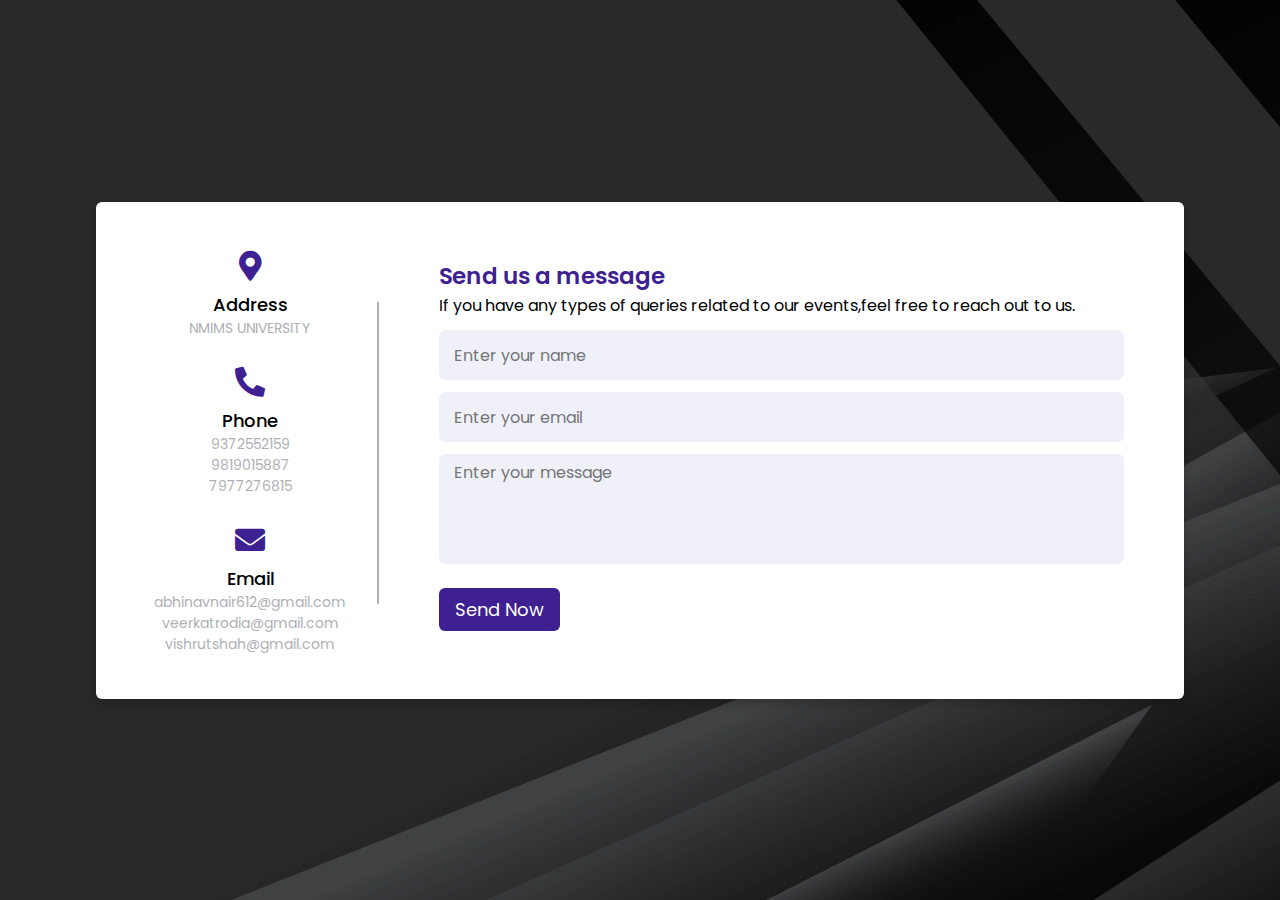
<file: index.html>
<!DOCTYPE html>

<html lang="en" dir="ltr">
  <head>
    <meta charset="UTF-8">
    <title> Responsive Contact Us Form | E V E </title>
    <link rel="stylesheet" href="style.css">
    <link rel="stylesheet" href="https://cdnjs.cloudflare.com/ajax/libs/font-awesome/5.15.2/css/all.min.css"/>
     <meta name="viewport" content="width=device-width, initial-scale=1.0">
   </head>
<body>
  <div class="container">
    <div class="content">
      <div class="left-side">
        <div class="address details">
          <i class="fas fa-map-marker-alt"></i>
          <div class="topic">Address</div>
          <div class="text-one">NMIMS UNIVERSITY</div>
          
        </div>
        <div class="phone details">
          <i class="fas fa-phone-alt"></i>
          <div class="topic">Phone</div>
          <div class="text-one">9372552159</div>
          <div class="text-two">9819015887</div>
          <div class="text-two">7977276815</div>
        </div>
        <div class="email details">
          <i class="fas fa-envelope"></i>
          <div class="topic">Email</div>
          <div class="text-one">abhinavnair612@gmail.com</div>
          <div class="text-two">veerkatrodia@gmail.com</div>
          <div class="text-two">vishrutshah@gmail.com</div>
        </div>
      </div>
      <div class="right-side">
        <div class="topic-text">Send us a message</div>
        <p>If you have any types of queries related to our events,feel free to reach out to us.</p>
      <form action="#">
        <div class="input-box">
          <input type="text" placeholder="Enter your name">
        </div>
        <div class="input-box">
          <input type="text" placeholder="Enter your email">
        </div>
        <div class="input-box message-box">
          <textarea placeholder="Enter your message"></textarea>
        </div>
        <div class="button">
          <a href="index.html"><input type="button" value="Send Now" ></a>
        </div>
      </form>
    </div>
    </div>
  </div>

</body>
</html>
</file>
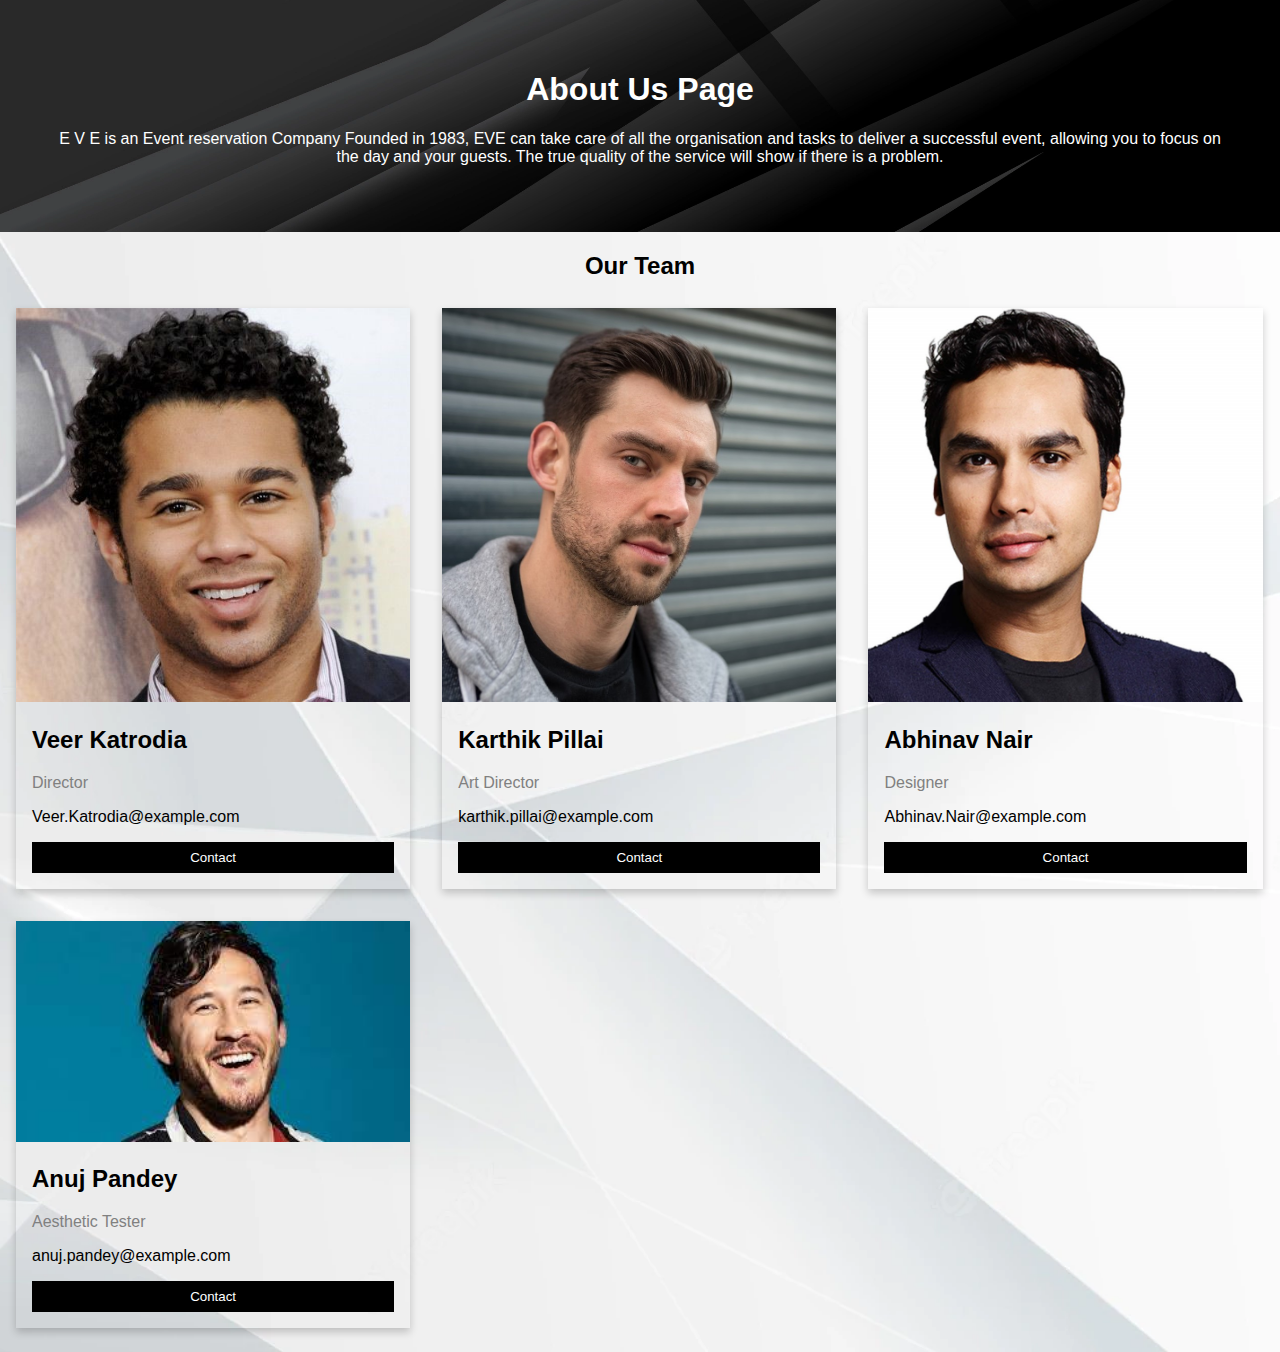
<file: About.html>
<!DOCTYPE html>
<html>
<head>
<meta name="viewport" content="width=device-width, initial-scale=1">
<style>
body {
  background-image: url("whitebg.webp");
  /* Full height */
  height: 100%; 
  /* Center and scale the image nicely */
  background-position: center;
  background-repeat: no-repeat;
  background-size: cover;
  font-family: Arial, Helvetica, sans-serif;
  margin: 0;
}

html {
  box-sizing: border-box;
}

*, *:before, *:after {
  box-sizing: inherit;
}

.column {
  float: left;
  width: 33.3%;
  margin-bottom: 16px;
  padding: 0 8px;
}

.card {
  box-shadow: 0 4px 8px 0 rgba(0, 0, 0, 0.2);
  margin: 8px;
}

.about-section {
  background-image: url("bg2.webp");
  /* Full height */
  height: 100%; 
  /* Center and scale the image nicely */
  background-position: center;
  background-repeat: no-repeat;
  background-size: cover;
  padding: 50px;
  text-align: center;
  background-color: #000000;
  color: white;
}

.container {
  padding: 0 16px;
}

.container::after, .row::after {
  content: "";
  clear: both;
  display: table;
}

.title {
  color: grey;
}

.button {
  border: none;
  outline: 0;
  display: inline-block;
  padding: 8px;
  color: white;
  background-color: #000;
  text-align: center;
  cursor: pointer;
  width: 100%;
}

.button:hover {
  background-color: #555;
}

</style>
</head>
<body>

<div class="about-section" >
  <h1>About Us Page</h1>
  <p>E V E is an Event reservation Company Founded in 1983, EVE can take care of all the organisation and tasks to deliver a successful event, allowing you to focus on the day and your guests. The true quality of the service will show if there is a problem.</p>
</div>

<h2 style="text-align:center">Our Team</h2>
<div class="row">
  <div class="column">
    <div class="card">
      <img src="4.jpg" alt="Veer" style="width:100%">
      <div class="container">
        <h2>Veer Katrodia</h2>
        <p class="title">Director</p>
        <p>Veer.Katrodia@example.com</p>
        <a href="https://www.linkedin.com/in/veer-katrodia-69b29221b" alt="Veer LinkedIn"><p><button class="button">Contact</button></p></a>
      </div>
    </div>
  </div>

  <div class="column">
    <div class="card">
      <img src="2.jpg" alt="Vishrut" style="width:100%">
      <div class="container">
        <h2>Karthik Pillai</h2>
        <p class="title">Art Director</p>
        <p>karthik.pillai@example.com</p>
        <a href="https://www.linkedin.com/in/vishrut-shah-611858200" alt="Vishrut LinkedIn"><p><button class="button">Contact</button></p></a>
      </div>
    </div>
  </div>
  
  <div class="column">
    <div class="card">
      <img src="7.jpg" alt="Abhinav" style="width:100%">
      <div class="container">
        <h2>Abhinav Nair</h2>
        <p class="title">Designer</p>
        <p>Abhinav.Nair@example.com</p>
        <a href="https://www.linkedin.com/in/abhinav-n-029819193" alt="Abhinav LinkedIn"><p><button class="button">Contact</button></p></a>
      </div>
    </div>
  </div>
</div>

<div class="column">
  <div class="card">
    <img src="anuj.jpg" alt="Anuj" style="width:100%">
    <div class="container">
      <h2>Anuj Pandey</h2>
      <p class="title">Aesthetic Tester</p>
      <p>anuj.pandey@example.com</p>
      <a href="https://www.linkedin.com/in/vishrut-shah-611858200" alt="Vishrut LinkedIn"><p><button class="button">Contact</button></p></a>
    </div>
  </div>
</div>

</body>
</html>
</file>
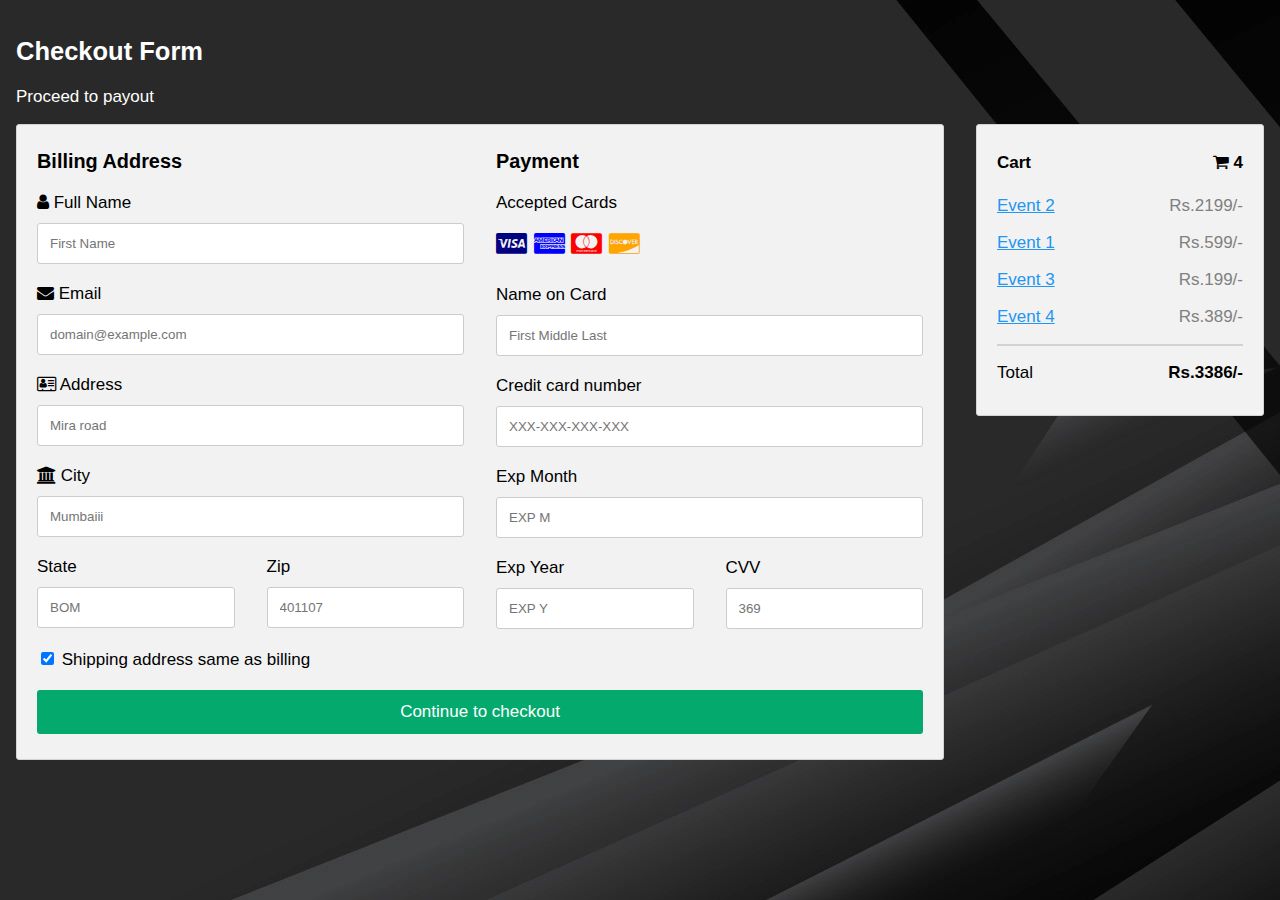
<file: Checkout.html>
<!DOCTYPE html>
<html>
<head>
<meta name="viewport" content="width=device-width, initial-scale=1">
<link rel="stylesheet" href="https://cdnjs.cloudflare.com/ajax/libs/font-awesome/4.7.0/css/font-awesome.min.css">
<style>
body {
  font-family: Arial;
  font-size: 17px;
  padding: 8px;
  background-image: url("bg2.webp");
}

* {
  box-sizing: border-box;
}

.row {
  display: flex;
  -ms-flex-wrap: wrap;
  flex-wrap: wrap;
  margin: 0 -16px;
}

.col-25 {
  -ms-flex: 25%;
  flex: 25%;
}

.col-50 {
  -ms-flex: 50%;
  flex: 50%;
}

.col-75 {
  -ms-flex: 75%;
  flex: 75%;
}

.col-25,
.col-50,
.col-75 {
  padding: 0 16px;
}

.container {
  background-color: #f2f2f2;
  padding: 5px 20px 15px 20px;
  border: 1px solid lightgrey;
  border-radius: 3px;
}

input[type=text] {
  width: 100%;
  margin-bottom: 20px;
  padding: 12px;
  border: 1px solid #ccc;
  border-radius: 3px;
}

label {
  margin-bottom: 10px;
  display: block;
}

.icon-container {
  margin-bottom: 20px;
  padding: 7px 0;
  font-size: 24px;
}

.btn {
  background-color: #04AA6D;
  color: white;
  padding: 12px;
  margin: 10px 0;
  border: none;
  width: 100%;
  border-radius: 3px;
  cursor: pointer;
  font-size: 17px;
}

.btn:hover {
  background-color: #45a049;
}

a {
  color: #2196F3;
}

hr {
  border: 1px solid lightgrey;
}

span.price {
  float: right;
  color: grey;
}


</style>
</head>
<body>

<h2 style="color:rgb(255, 255, 255)">Checkout Form</h2>
<p style="color:rgb(255, 255, 255)">Proceed to payout</p>
<div class="row">
  <div class="col-75">
    <div class="container">
      <form action="/action_page.php">
      
        <div class="row">
          <div class="col-50">
            <h3>Billing Address</h3>
            <label for="fname"><i class="fa fa-user"></i> Full Name</label>
            <input type="text" id="fname" name="firstname" placeholder="First Name">
            <label for="email"><i class="fa fa-envelope"></i> Email</label>
            <input type="text" id="email" name="email" placeholder="domain@example.com">
            <label for="adr"><i class="fa fa-address-card-o"></i> Address</label>
            <input type="text" id="adr" name="address" placeholder="Mira road">
            <label for="city"><i class="fa fa-institution"></i> City</label>
            <input type="text" id="city" name="city" placeholder="Mumbaiii">

            <div class="row">
              <div class="col-50">
                <label for="state">State</label>
                <input type="text" id="state" name="state" placeholder="BOM">
              </div>
              <div class="col-50">
                <label for="zip">Zip</label>
                <input type="text" id="zip" name="zip" placeholder="401107">
              </div>
            </div>
          </div>

          <div class="col-50">
            <h3>Payment</h3>
            <label for="fname">Accepted Cards</label>
            <div class="icon-container">
              <i class="fa fa-cc-visa" style="color:navy;"></i>
              <i class="fa fa-cc-amex" style="color:blue;"></i>
              <i class="fa fa-cc-mastercard" style="color:red;"></i>
              <i class="fa fa-cc-discover" style="color:orange;"></i>
            </div>
            <label for="cname">Name on Card</label>
            <input type="text" id="cname" name="cardname" placeholder="First Middle Last">
            <label for="ccnum">Credit card number</label>
            <input type="text" id="ccnum" name="cardnumber" placeholder="XXX-XXX-XXX-XXX">
            <label for="expmonth">Exp Month</label>
            <input type="text" id="expmonth" name="expmonth" placeholder="EXP M">
            <div class="row">
              <div class="col-50">
                <label for="expyear">Exp Year</label>
                <input type="text" id="expyear" name="expyear" placeholder="EXP Y">
              </div>
              <div class="col-50">
                <label for="cvv">CVV</label>
                <input type="text" id="cvv" name="cvv" placeholder="369">
              </div>
            </div>
          </div>
          
        </div>
        <label>
          <input type="checkbox" checked="checked" name="sameadr"> Shipping address same as billing
        </label>
        <input type="submit" value="Continue to checkout" class="btn">
      </form>
    </div>
  </div>
  <div class="col-25">
    <div class="container">
      <h4>Cart <span class="price" style="color:black"><i class="fa fa-shopping-cart"></i> <b>4</b></span></h4>
      <p><a href="#">Event 2</a> <span class="price">Rs.2199/-</span></p>
      <p><a href="#">Event 1</a> <span class="price">Rs.599/-</span></p>
      <p><a href="#">Event 3</a> <span class="price">Rs.199/-</span></p>
      <p><a href="#">Event 4</a> <span class="price">Rs.389/-</span></p>
      <hr>
      <p>Total <span class="price" style="color:black"><b>Rs.3386/-</b></span></p>
    </div>
  </div>
</div>

</body>
</html>
</file>
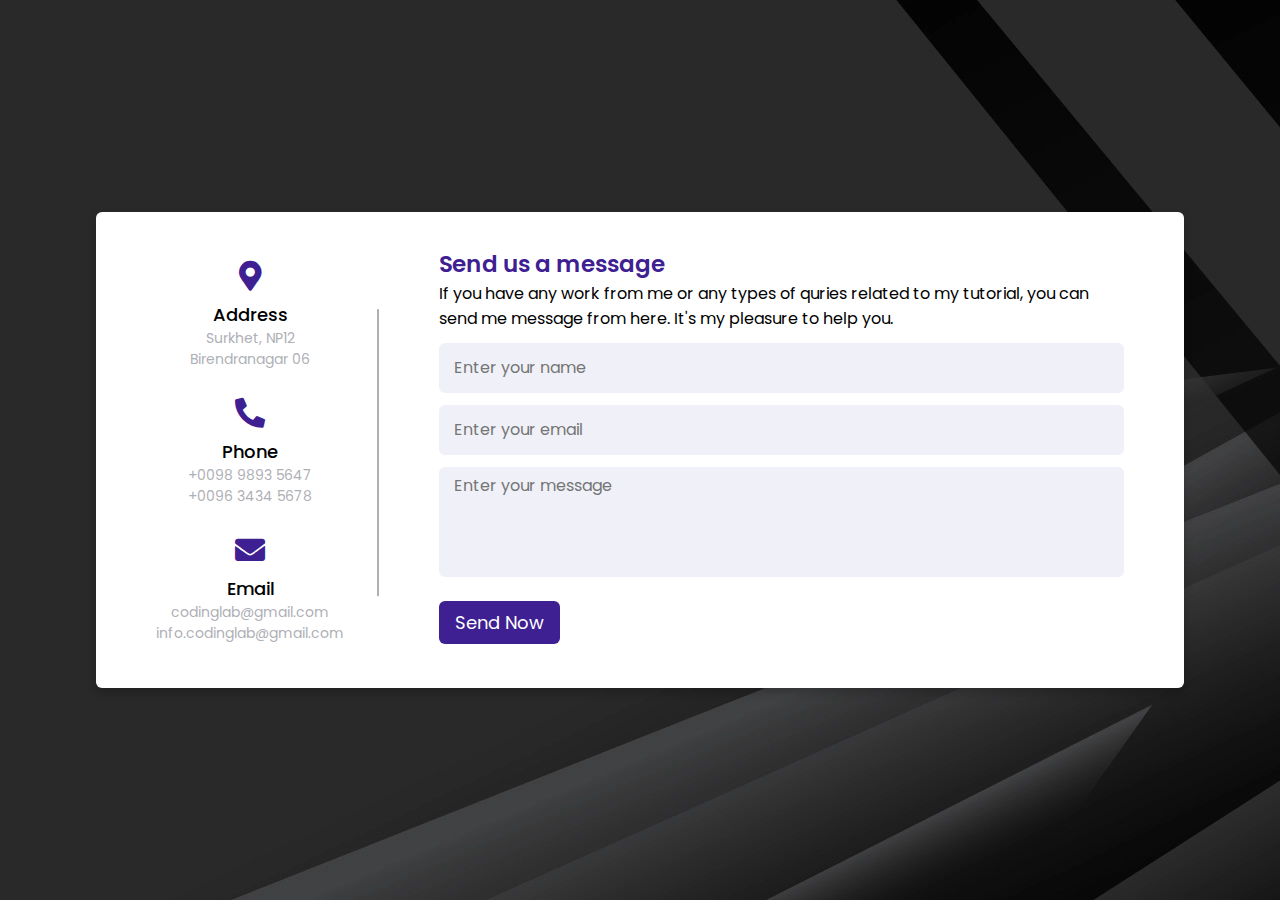
<file: contact.html>
<!DOCTYPE html>
<!-- Designined by CodingLab | www.youtube.com/codinglabyt -->
<html lang="en" dir="ltr">
  <head>
    <meta charset="UTF-8">
    <title> Responsive Contact Us Form  | CodingLab </title>
    <link rel="stylesheet" href="style.css">
    <!-- Fontawesome CDN Link -->
    <link rel="stylesheet" href="https://cdnjs.cloudflare.com/ajax/libs/font-awesome/5.15.2/css/all.min.css"/>
     <meta name="viewport" content="width=device-width, initial-scale=1.0">
   </head>
<body>
  <div class="container">
    <div class="content">
      <div class="left-side">
        <div class="address details">
          <i class="fas fa-map-marker-alt"></i>
          <div class="topic">Address</div>
          <div class="text-one">Surkhet, NP12</div>
          <div class="text-two">Birendranagar 06</div>
        </div>
        <div class="phone details">
          <i class="fas fa-phone-alt"></i>
          <div class="topic">Phone</div>
          <div class="text-one">+0098 9893 5647</div>
          <div class="text-two">+0096 3434 5678</div>
        </div>
        <div class="email details">
          <i class="fas fa-envelope"></i>
          <div class="topic">Email</div>
          <div class="text-one">codinglab@gmail.com</div>
          <div class="text-two">info.codinglab@gmail.com</div>
        </div>
      </div>
      <div class="right-side">
        <div class="topic-text">Send us a message</div>
        <p>If you have any work from me or any types of quries related to my tutorial, you can send me message from here. It's my pleasure to help you.</p>
      <form action="#">
        <div class="input-box">
          <input type="text" placeholder="Enter your name">
        </div>
        <div class="input-box">
          <input type="text" placeholder="Enter your email">
        </div>
        <div class="input-box message-box">
          <textarea placeholder="Enter your message"></textarea>
        </div>
        <div class="button">
          <input type="button" value="Send Now" >
        </div>
      </form>
    </div>
    </div>
  </div>

</body>
</html>
</file>
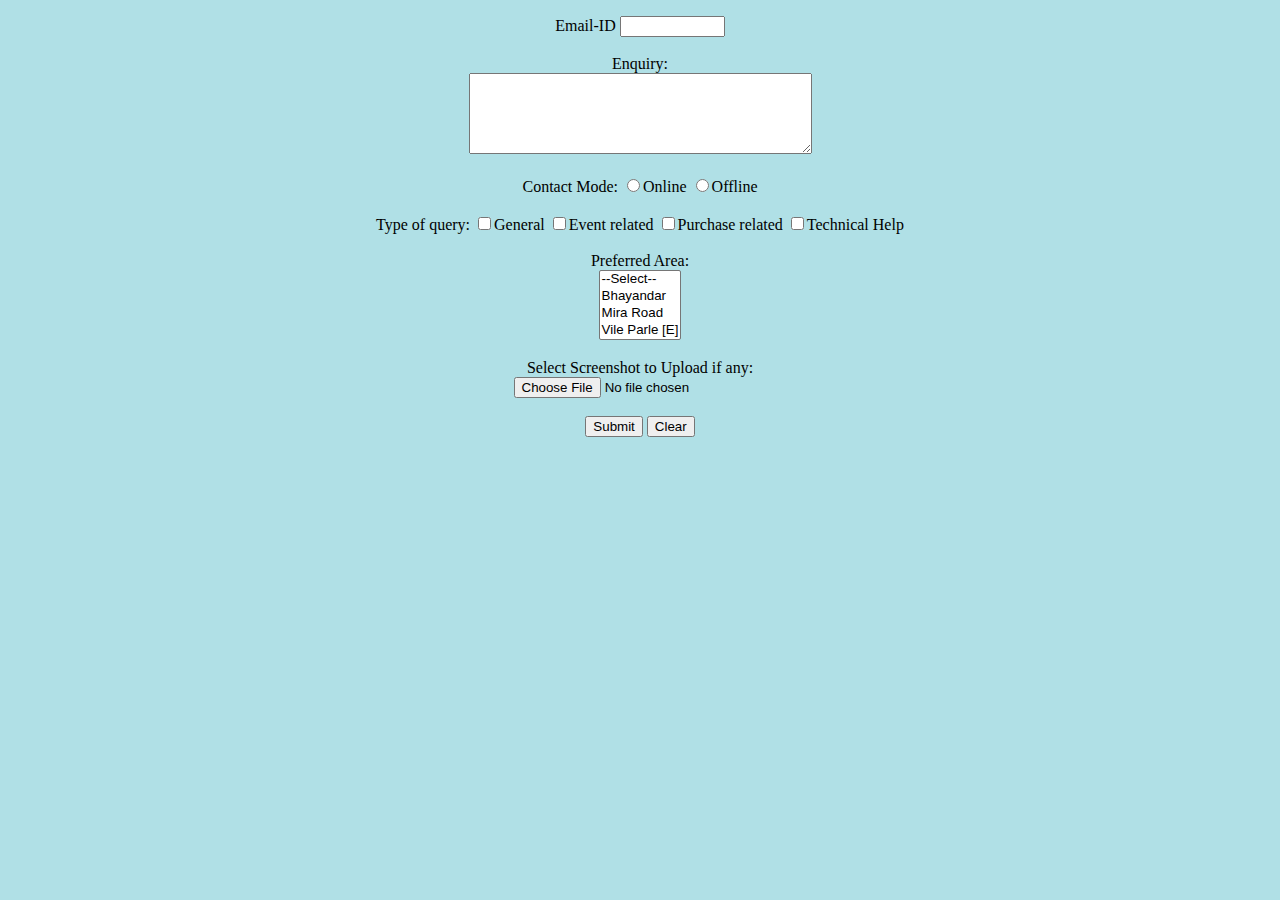
<file: ContactUs.html>
<!DOCTYPE html>
<html lang="en">
<head>
    <meta charset="UTF-8">
    <title>Form</title>
</head>
<body style="background-color:powderblue;">
    <form> 
    <p align="center">
        <tr> 
        <td align="right">Email-ID</td> 
        <td><input type="text" name="usrnm" maxlength=15 size=10/></td>
        </tr>
        </tr>
        <br>
        <br>
        <tr>
            <td align="right">Enquiry:</td>
            <br>
            <td><textarea rows=5 cols=40></textarea></td>
        </tr>
        <br>
        <br>
        <tr>
            <td align="Right">Contact Mode:
                <input type="radio" name="gen" value="On">Online
                <input type="radio" name="gen" value="Off">Offline
            </td>
        </tr>
        <br>
        <br>
        <tr>
            <td align="Right">Type of query:
                <input type="checkbox" name="General" value="s">General
                <input type="checkbox" name="Event related" value="g">Event related
                <input type="checkbox" name="Purchase related" value="s">Purchase related
                <input type="checkbox" name="Technical Help" value="s">Technical Help
            </td>
        </tr>
        <br>
        <br>
        <tr>
            <td align="right">Preferred Area:
                <br>
                <select name="Branch" size=4>
                    <option value="#">--Select--</option>
                    <option value="cs">Bhayandar</option>
                    <option value="it">Mira Road</option>
                    <option value="cyber">Vile Parle [E]</option>
                </select>
            </td>
        </tr> 
        <br>
        <br>
        <tr>  
            <td align="right"> Select Screenshot to Upload if any:
                <br>
            <input type="file" value="upload"/> 
        </tr>
        <br>
        <br>
        <tr>
            <td colspan=2 align="center">
                <a href="main.html" alt="Main Page"><input type="Submit" value="Submit"></a>
                <input type="Reset" value="Clear"/>
            </td>
        </tr>
    </p>
    </form> 
</body>
</html>
</file>
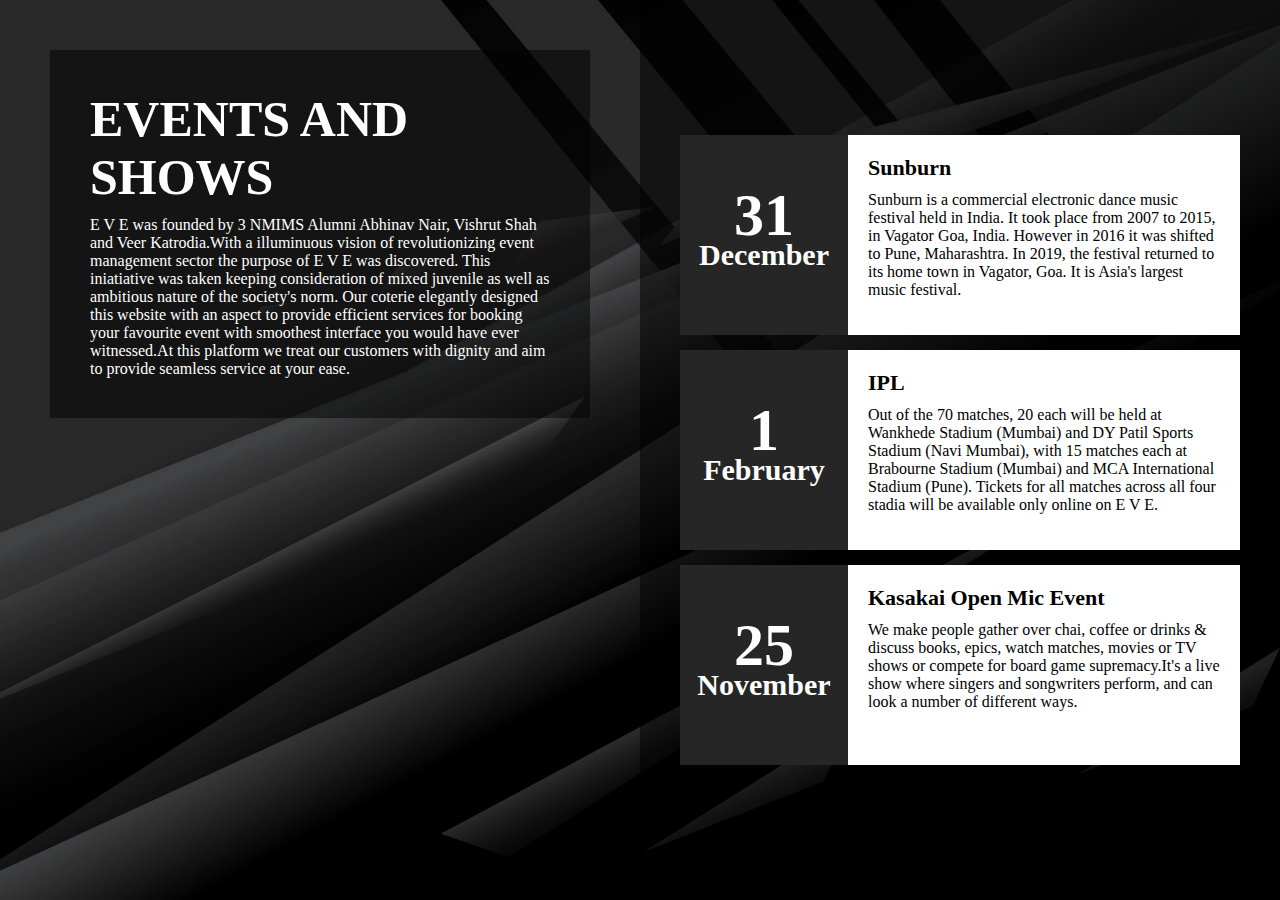
<file: Event.html>
<!DOCTYPE html>
<html lang="en">
  
<head>
    <style>
        /* Styling the body */
        body {
            margin: 0;
            padding: 0;
		/* The image used */
            background-image: url("bg2.webp");
            /* Full height */
            height: 100%; 
            /* Center and scale the image nicely */
            background-position: center;
            background-repeat: no-repeat;
            background-size: cover;
        }
          
        /* Styling section, giving background
            image and dimensions */
        section {
            width: 100%;
            height: 100vh;
            background-size: cover;
        }
          
        /* Styling the left floating section */
        section .leftBox {
            width: 50%;
            height: 100%;
            float: left;
            padding: 50px;
            box-sizing: border-box;
        }
          
        /* Styling the background of
            left floating section */
        section .leftBox .content {
            color: #fff;
            background: rgba(0, 0, 0, 0.5);
            padding: 40px;
            transition: .5s;
        }
          
        /* Styling the hover effect 
            of left floating section */
        section .leftBox .content:hover {
            background: #e91e63;
        }
          
        /* Styling the header of left
            floating section */
        section .leftBox .content h1 {
            margin: 0;
            padding: 0;
            font-size: 50px;
            text-transform: uppercase;
        }
          
        /* Styling the paragraph of
            left floating section */
        section .leftBox .content p {
            margin: 10px 0 0;
            padding: 0;
        }
          
        /* Styling the three events section */
        section .events {
            position: relative;
            width: 50%;
            height: 100%;
            background: rgba(0, 0, 0, 0.5);
            float: right;
            box-sizing: border-box;
        }
          
        /* Styling the links of
        the events section */
        section .events ul {
            position: absolute;
            top: 50%;
            transform: translateY(-50%);
            margin: 0;
            padding: 40px;
            box-sizing: border-box;
        }
          
        /* Styling the lists of the event section */
        section .events ul li {
            list-style: none;
            background: #fff;
            box-sizing: border-box;
            height: 200px;
            margin: 15px 0;
        }
          
        /* Styling the time class of events section */
        section .events ul li .time {
            position: relative;
            padding: 20px;
            background: #262626;
            box-sizing: border-box;
            width: 30%;
            height: 100%;
            float: left;
            text-align: center;
            transition: .5s;
        }
          
        /* Styling the hover effect
            of events section */
        section .events ul li:hover .time {
            background: #e91e63;
        }
          
        /* Styling the header of time
            class of events section */
        section .events ul li .time h2 {    position: absolute;
            margin: 0;
            padding: 0;
            top: 50%;
            left: 50%;
            transform: translate(-50%, -50%);
            color: #fff;
            font-size: 60px;
            line-height: 30px;
        }
          
        /* Styling the texts of time
        class of events section */
        section .events ul li .time h2 span {
            font-size: 30px;
        }
          
        /* Styling the details
        class of events section */
        section .events ul li .details {
            padding: 20px;
            background: #fff;
            box-sizing: border-box;
            width: 70%;
            height: 100%;
            float: left;
        }
          
        /* Styling the header of the
        details class of events section */
        section .events ul li .details h3 {
            position: relative;
            margin: 0;
            padding: 0;
            font-size: 22px;
        }
          
        /* Styling the lists of details
        class of events section */
        section .events ul li .details p {
            position: relative;
            margin: 10px 0 0;
            padding: 0;
            font-size: 16px;
        }
          
        /* Styling the links of details
        class of events section */
        section .events ul li .details a {
            display: inline-block;
            text-decoration: none;
            padding: 10px 15px;
            border: 1.5px solid #262626;
            margin-top: 8px;
            font-size: 18px;
            transition: .5s;
        }
          
        /* Styling the details class's hover effect */
        section .events ul li .details a:hover {
            background: #e91e63;
            color: #fff;
            border-color: #e91e63;
        }
    </style>
</head>
  
<body>
    <section>
        <div class="leftBox">
            <div class="content">
                <h1>
                    Events and Shows
                </h1>
                 
<p>
                    E V E was founded by 3 NMIMS Alumni Abhinav Nair,
                    Vishrut Shah and Veer Katrodia.With a illuminuous vision
                    of revolutionizing event management sector the purpose of E V E
                    was discovered. This iniatiative was taken keeping consideration of mixed juvenile as well as ambitious nature of the society's norm. Our coterie
                    elegantly designed this website with an aspect to provide efficient services for booking your favourite event with smoothest interface you would have
                    ever witnessed.At this platform we treat our customers with dignity and aim to provide seamless service at your ease.
                </p>
 
            </div>
        </div>
  
        <div class="events">
            <ul>
                <li>
                    <div class="time">
                        <h2>
                            31 <br><span>December</span>
                        </h2>
                    </div>
                    <div class="details">
                        <h3>
                            Sunburn
                        </h3>
                         
<p>
                            Sunburn is a commercial electronic dance music festival held in India. It took place from 2007 to 2015, in Vagator Goa, India. However in 2016 it was shifted to Pune, Maharashtra. In 2019, the festival returned to its home town in Vagator, Goa. It is Asia's largest music festival.
                        </p>
 
  

                    </div>
                    <div style="clear: both;"></div>
                </li>
  
                <li>
                    <div class="time">
                        <h2>
                            1 <br><span>February</span>
                        </h2>
                    </div>
                    <div class="details">
                        <h3>
                            IPL
                        </h3>
                         
<p>
                          Out of the 70 matches, 20 each will be held at Wankhede Stadium (Mumbai) and DY Patil Sports Stadium (Navi Mumbai), with 15 matches each at Brabourne Stadium (Mumbai) and MCA International Stadium (Pune). Tickets for all matches across all four stadia will be available only online on E V E.
                        </p>
 
                        
                    </div>
                    <div style="clear:both;"></div>
                </li>
  
                <li>
                    <div class="time">
                        <h2>
                            25 <br><span>November</span>
                        </h2>
                    </div>
                    <div class="details">
                        <h3>
                            Kasakai Open Mic Event
                        </h3>
                         
<p>
                            We make people gather over chai, coffee or drinks & discuss books, epics, watch matches, movies or TV shows or compete for board game supremacy.It's a live show where singers and songwriters perform, and can look a number of different ways.
                        </p>
 
  
                        
                    </div>
                    <div style="clear:both;"></div>
                </li>
            </ul>
        </div>
    </section>
</body>
  
</html>
</file>
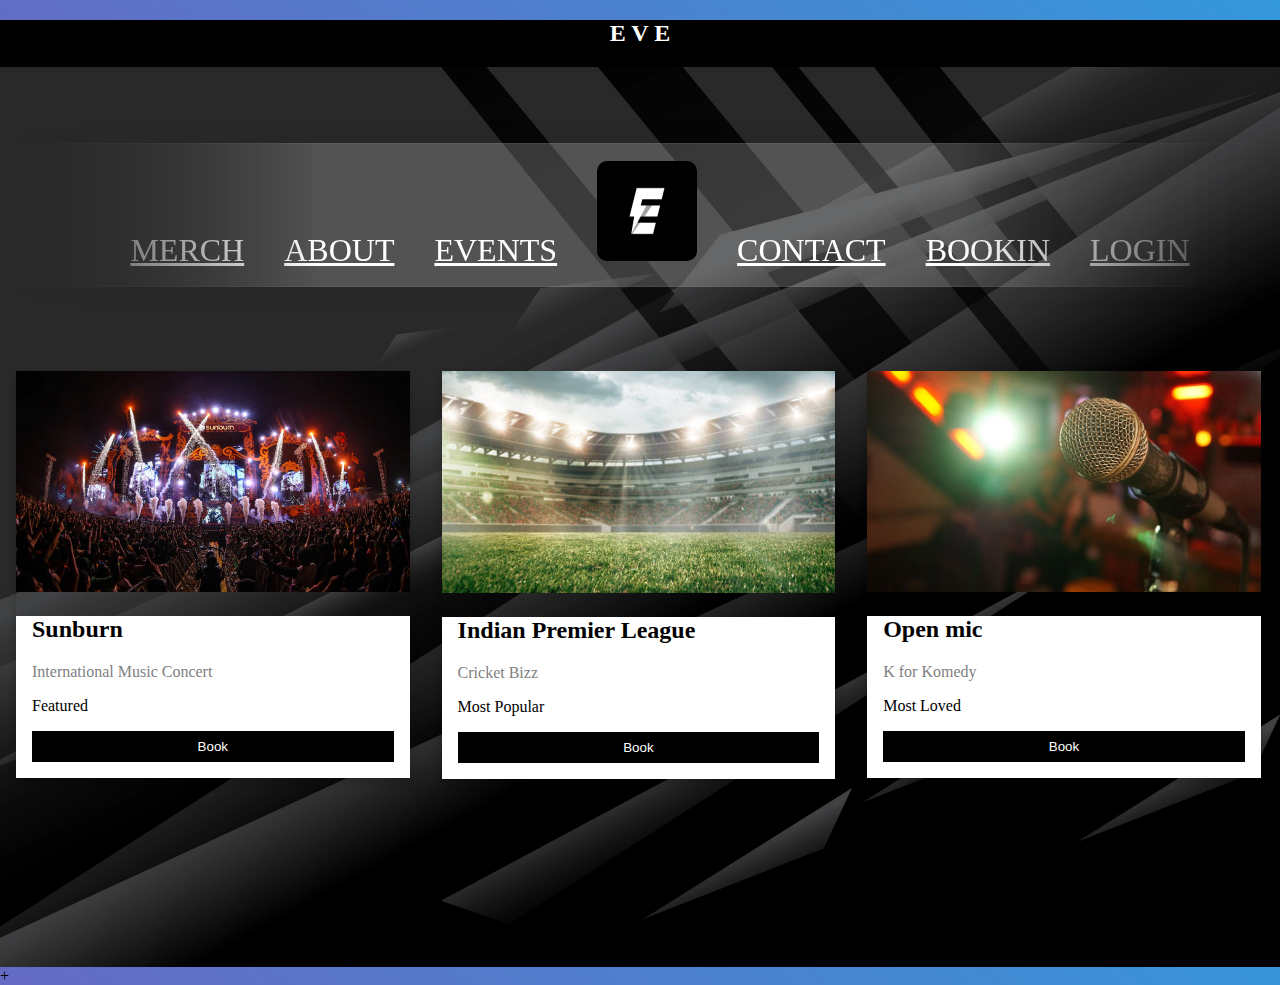
<file: main.html>
<!DOCTYPE html>
<html lang="en">
<head>
    <meta charset="UTF-8">
    <meta name="viewport" content="width=device-width, initial-scale=1">
    <title>E  V  E</title>
    <link rel="stylesheet" href="MainCSS.css">
    <style>
        body, html {
        height: 100%;
        margin: 0;}
        .logo { border-radius:10%; }
        .bg {
            /* The image used */
            background-image: url("bg2.webp");
            /* Full height */
            height: 100%; 
            /* Center and scale the image nicely */
            background-position: center;
            background-repeat: no-repeat;
            background-size: cover;
            }
            .container 
            {
              font-family:cursive;
              background-color: #ffffff;
            }
    </style>
</head>
<body style="background-color:rgb(0, 0, 0);" >
  <h2 align="center" style="font-family:cursive; color:rgb(255,255,255);">E V E</h2>
    <div class="bg">     
        <nav>
            <ul>
              <li>
                <a href="https://puginarug.com/">Merch</a>
              </li>
              <li>
                <a href="About.html">About</a>
              </li>
              <li>
                <a href="Event.html">Events</a>
              </li>
              <li>
                <a href="main.html"><img src="newlogo.jpg" alt="Expidition" width="100" height="100" style="border-radius:10%"></a>
              </li>
              <li>
                <a href="index.html">Contact</a>
              </li>
              <li>
                <a href="Checkout.html">Bookin</a>
              </li>
              <li>
                <a href="website login page.html">Login</a>
              </li>
            </ul>
          </nav>

            <div class="column">
              <div class="card">
                <img src="sunburn.jpg" alt="Concerts" style="width:100%">
                <div class="container" >
                  <h2>Sunburn</h2>
                  <p class="title">International Music Concert</p>
                  <p>Featured</p>
                  <a href="Checkout.html"><p><button class="button">Book</button></p></a>
                </div>
              </div>
            </div>
          
            <div class="column">
              <div class="card">
                <img src="stadium.jpg" alt="Sports" style="width:100%">
                <div class="container">
                  <h2>Indian Premier League</h2>
                  <p class="title">Cricket Bizz</p>
                  <p>Most Popular</p>
                  <a href="Checkout.html"><p><button class="button">Book</button></p></a>
                </div>
              </div>
            </div>
            
            <div class="column">
              <div class="card">
                <img src="standup.jpg" alt="Komedy" style="width:100%">
                <div class="container">
                  <h2>Open mic</h2>
                  <p class="title">K for Komedy</p>
                  <p>Most Loved</p>
                  <a href="Checkout.html"><p><button class="button">Book</button></p></button></p></a>
                </div>
              </div>
            </div>
          </div>
    </div>+
</body>
</html>
</file>
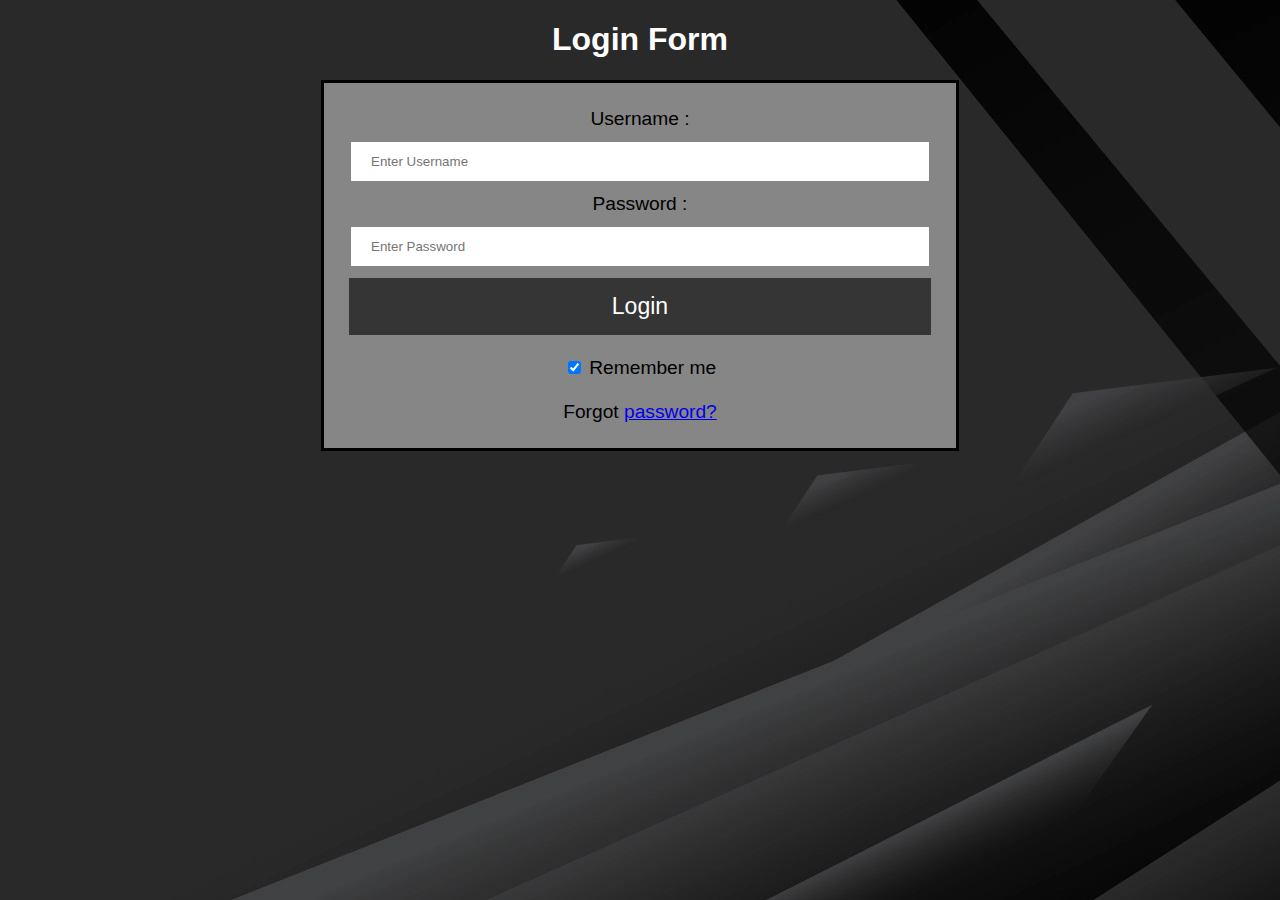
<file: website login page.html>
<!DOCTYPE html> 
<html> 
<head>
<title> Login Page </title>
<style> 
Body {
  font-family: sans-serif;
  background-image: url("bg2.webp");
}
button { 
       background-color: #353535; 
       width: 100%;
        color: rgb(255, 255, 255); 
        font-size: larger;
        padding: 15px; 
        margin: 10  px 0px; 
        border: none; 
        cursor: pointer; 
         } 
 form { 
    width: 50%;
        border: 3px solid #000000; 
    } 
 input[type=text], input[type=password] { 
        width: 100%; 
        margin: 10px 0;
        padding: 12px 20px; 
        display: inline-block; 
        border: 2px solid rgb(134, 134, 134); 
        box-sizing: border-box; 
    }
 button:hover { 
        opacity: 0.7; 
    } 
  .cancelbtn { 
        width: auto; 
        padding: 10px 18px;
        margin: 10px 5px;
    } 
   
 .container { 
        padding: 25px; 
        background-color: rgb(134, 134, 134);
        font-size: 120%;
    } 
</style> 
</head>  
<body> 
    <center> <h1 style="color:rgb(255, 255, 255);"> Login Form </h1> </center>  
<center>
    <form>
        <div class="container"> 
            <label>Username : </label> 
            <input type="text" placeholder="Enter Username" name="username" required>
            <label>Password : </label> 
            <input type="password" placeholder="Enter Password" name="password" required>
            <button type="submit">Login</button> 
            <br>
            <br>
            <input type="checkbox" checked="checked"> Remember me
            <br>
            <br>
            Forgot <a href="#"> password? </a> 
        </div> 
    </form>
</center>   
<script type="text/javascript">
	var pass = document.getElementById("password");

		if (pass==""){
			alert("Wrong Pass");
		}
</script>
</body>   
</html>
</file>
<file: style.css>
@import url('https://fonts.googleapis.com/css2?family=Poppins:wght@200;300;400;500;600;700&display=swap');
*{
  margin: 0;
  padding: 0;
  box-sizing: border-box;
  font-family: "Poppins" , sans-serif;
}
body{
  min-height: 100vh;
  width: 100%;
  background: #c8e8e9;
  display: flex;
  align-items: center;
  justify-content: center;
  background-image: url("bg2.webp");
 background-color: #cccccc;
}
.container{
  width: 85%;
  background: #fff;
  border-radius: 6px;
  padding: 20px 60px 30px 40px;
  box-shadow: 0 5px 10px rgba(0, 0, 0, 0.2);
}
.container .content{
  display: flex;
  align-items: center;
  justify-content: space-between;
}
.container .content .left-side{
  width: 25%;
  height: 100%;
  display: flex;
  flex-direction: column;
  align-items: center;
  justify-content: center;
  margin-top: 15px;
  position: relative;
}
.content .left-side::before{
  content: '';
  position: absolute;
  height: 70%;
  width: 2px;
  right: -15px;
  top: 50%;
  transform: translateY(-50%);
  background: #afafb6;
}
.content .left-side .details{
  margin: 14px;
  text-align: center;
}
.content .left-side .details i{
  font-size: 30px;
  color: #3e2093;
  margin-bottom: 10px;
}
.content .left-side .details .topic{
  font-size: 18px;
  font-weight: 500;
}
.content .left-side .details .text-one,
.content .left-side .details .text-two{
  font-size: 14px;
  color: #afafb6;
}


.container .content .right-side{
  width: 75%;
  margin-left: 75px;
}
.content .right-side .topic-text{
  font-size: 23px;
  font-weight: 600;
  color: #3e2093;
}
.right-side .input-box{
  height: 50px;
  width: 100%;
  margin: 12px 0;
}
.right-side .input-box input,
.right-side .input-box textarea{
  height: 100%;
  width: 100%;
  border: none;
  outline: none;
  font-size: 16px;
  background: #F0F1F8;
  border-radius: 6px;
  padding: 0 15px;
  resize: none;
}
.right-side .message-box{
  min-height: 110px;
}
.right-side .input-box textarea{
  padding-top: 6px;
}
.right-side .button{
  display: inline-block;
  margin-top: 12px;
}
.right-side .button input[type="button"]{
  color: #fff;
  font-size: 18px;
  outline: none;
  border: none;
  padding: 8px 16px;
  border-radius: 6px;
  background: #3e2093;
  cursor: pointer;
  transition: all 0.3s ease;
}
.button input[type="button"]:hover{
  background: #5029bc;
}

@media (max-width: 950px) {
  .container{
    width: 90%;
    padding: 30px 40px 40px 35px ;
  }
  .container .content .right-side{
   width: 75%;
   margin-left: 55px;
}
}
@media (max-width: 820px) {
  .container{
    margin: 40px 0;
    height: 100%;
  }
  .container .content{
    flex-direction: column-reverse;
  }
 .container .content .left-side{
   width: 100%;
   flex-direction: row;
   margin-top: 40px;
   justify-content: center;
   flex-wrap: wrap;
 }
 .container .content .left-side::before{
   display: none;
 }
 .container .content .right-side{
   width: 100%;
   margin-left: 0;
 }
}


































































































































/* /// */
</file>
<file: MainCSS.css>
html {
    height:100%;
    background-image: linear-gradient(to right top, #8e44ad 0%, #3498db 100%);
  }
  
  nav {
    max-width: 100%;
    mask-image: linear-gradient(90deg, rgba(255, 255, 255, 0) 0%, #ffffff 25%, #ffffff 75%, rgba(255, 255, 255, 0) 100%);
    margin: 0 auto;
    padding: 60px 0;
  }
  
  nav ul {
    text-align: center;
    background: linear-gradient(90deg, rgba(255, 255, 255, 0) 0%, rgba(255, 255, 255, 0.2) 25%, rgba(255, 255, 255, 0.2) 75%, rgba(255, 255, 255, 0) 100%);
    box-shadow: 0 0 25px rgba(0, 0, 0, 0.1), inset 0 0 1px rgba(255, 255, 255, 0.6);
  }
  
  nav ul li {
    display: inline-block;
  }
  
  nav ul li a {
    padding: 18px;
    font-family: "cursive";
    text-transform:uppercase;
    color: rgb(255, 255, 255);
    font-size: 32px;
    text-decoration: bold;
    display: block;
  }
  
  nav ul li a:hover {
    box-shadow: 0 0 10px rgba(0, 0, 0, 0.1), inset 0 0 1px rgba(255, 255, 255, 0.6);
    background: rgba(255, 255, 255, 0.1);
    color: rgba(0, 35, 122, 0.7);
  }

  .column {
    float: left;
    width: 32%;
    margin-bottom: 10px;
    padding: 0 8px;
  }
  
  .card {
    box-shadow: 0 4px 8px 0 rgba(0, 0, 0, 0.2);
    margin: 8px;
  }
  
  .container {
    padding: 0 16px;
  }
  
  .container::after, .row::after {
    content: "";
    clear: both;
    display: table;
  }
  
  .title {
    color: grey;
  }
  
  .button {
    border: none;
    outline: 0;
    display: inline-block;
    padding: 8px;
    color: white;
    background-color: #000;
    text-align: center;
    cursor: pointer;
    width: 100%;
  }
  
  .button:hover {
    background-color: #555;
  }
</file>
